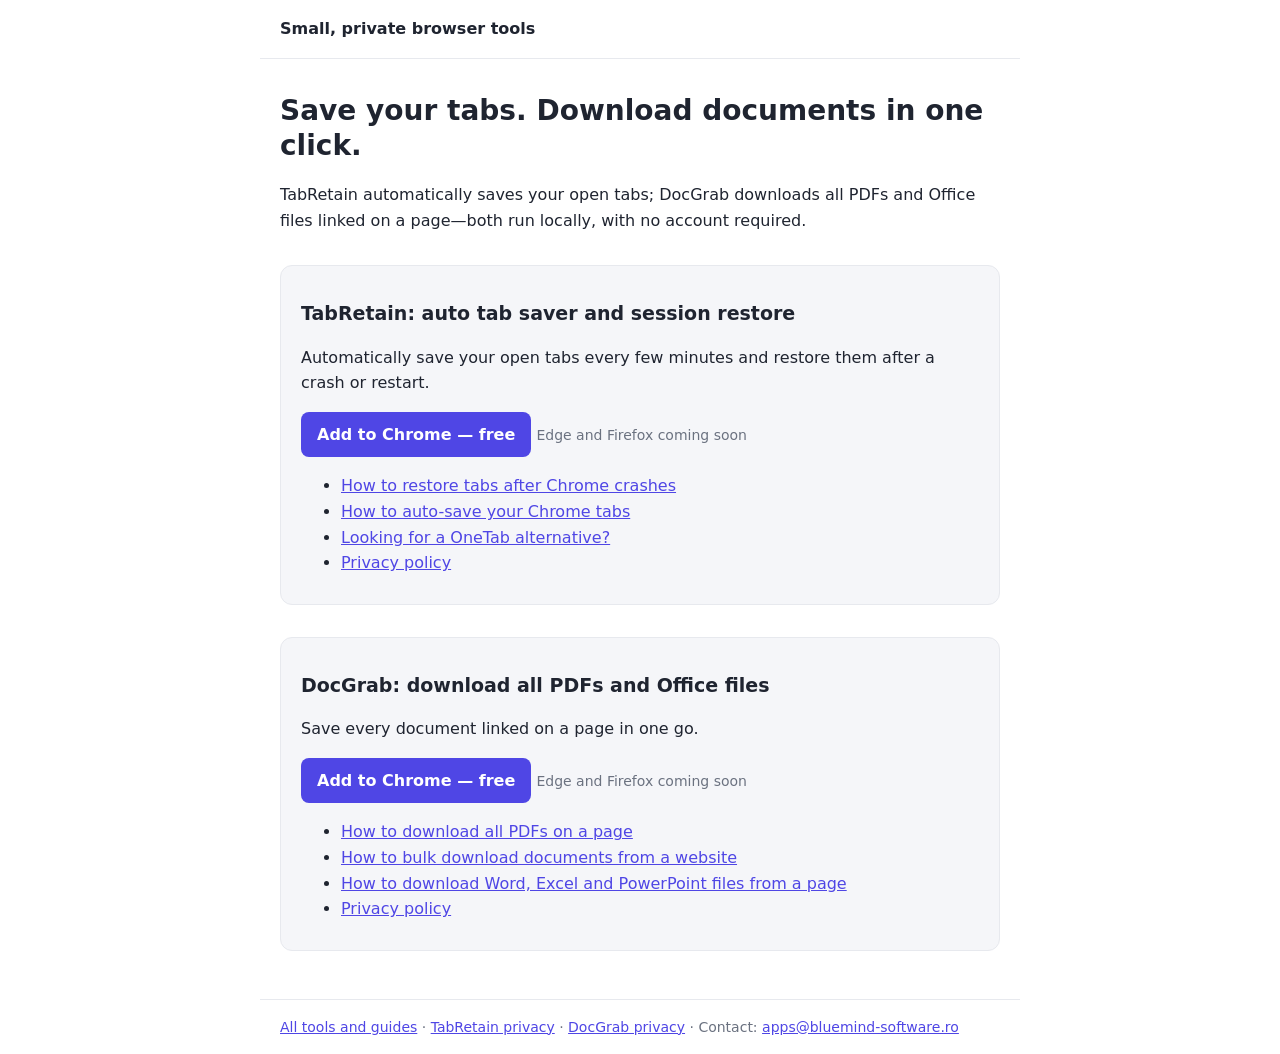
<file: index.html>
<!doctype html><html lang="en"><head><meta charset="utf-8">
<meta name="viewport" content="width=device-width, initial-scale=1">
<title>Small, private browser tools: TabRetain and DocGrab</title><meta name="description" content="Free, private browser extensions with no accounts or tracking: TabRetain saves and restores your tabs, and DocGrab downloads every PDF and Office file on a page.">
<link rel="canonical" href="https://bogdandeaky.github.io/tabretain/"><link rel="stylesheet" href="site.css">
<meta property="og:type" content="website"><meta property="og:title" content="Small, private browser tools: TabRetain and DocGrab">
<meta property="og:description" content="Free, private browser extensions with no accounts or tracking: TabRetain saves and restores your tabs, and DocGrab downloads every PDF and Office file on a page."><meta property="og:url" content="https://bogdandeaky.github.io/tabretain/">
</head><body><header><a href="./" class="home">Small, private browser tools</a></header><main>
<h1>Save your tabs. Download documents in one click.</h1>
<p>TabRetain automatically saves your open tabs; DocGrab downloads all PDFs and Office files linked on a page—both run locally, with no account required.</p>
<section class="card"><h2>TabRetain: auto tab saver and session restore</h2><p>Automatically save your open tabs every few minutes and restore them after a crash or restart.</p>
<p><a class="btn" href="https://chromewebstore.google.com/detail/tabretain-auto-tab-saver/nphphafabjbcemmobfofpphocplhlkcp?utm_source=index&utm_medium=landing" rel="noopener">Add to Chrome — free</a> <span class="mut">Edge and Firefox coming soon</span></p>
<ul><li><a href="restore-chrome-tabs-after-crash.html">How to restore tabs after Chrome crashes</a></li><li><a href="auto-save-chrome-tabs.html">How to auto-save your Chrome tabs</a></li><li><a href="onetab-alternative.html">Looking for a OneTab alternative?</a></li><li><a href="privacy.html">Privacy policy</a></li></ul></section>
<section class="card"><h2>DocGrab: download all PDFs and Office files</h2><p>Save every document linked on a page in one go.</p>
<p><a class="btn" href="https://chromewebstore.google.com/detail/docgrab-download-all-pdfs/fmabhinlhlfldepekcbanepkiejmiapp?utm_source=index&utm_medium=landing" rel="noopener">Add to Chrome — free</a> <span class="mut">Edge and Firefox coming soon</span></p>
<ul><li><a href="download-all-pdfs-on-a-page.html">How to download all PDFs on a page</a></li><li><a href="bulk-download-documents-from-website.html">How to bulk download documents from a website</a></li><li><a href="download-office-files-from-webpage.html">How to download Word, Excel and PowerPoint files from a page</a></li><li><a href="docgrab-privacy.html">Privacy policy</a></li></ul></section>

</main><footer><a href="./">All tools and guides</a> · <a href="privacy.html">TabRetain privacy</a> · <a href="docgrab-privacy.html">DocGrab privacy</a> · Contact: <a href="mailto:apps@bluemind-software.ro">apps@bluemind-software.ro</a></footer></body></html>
</file>
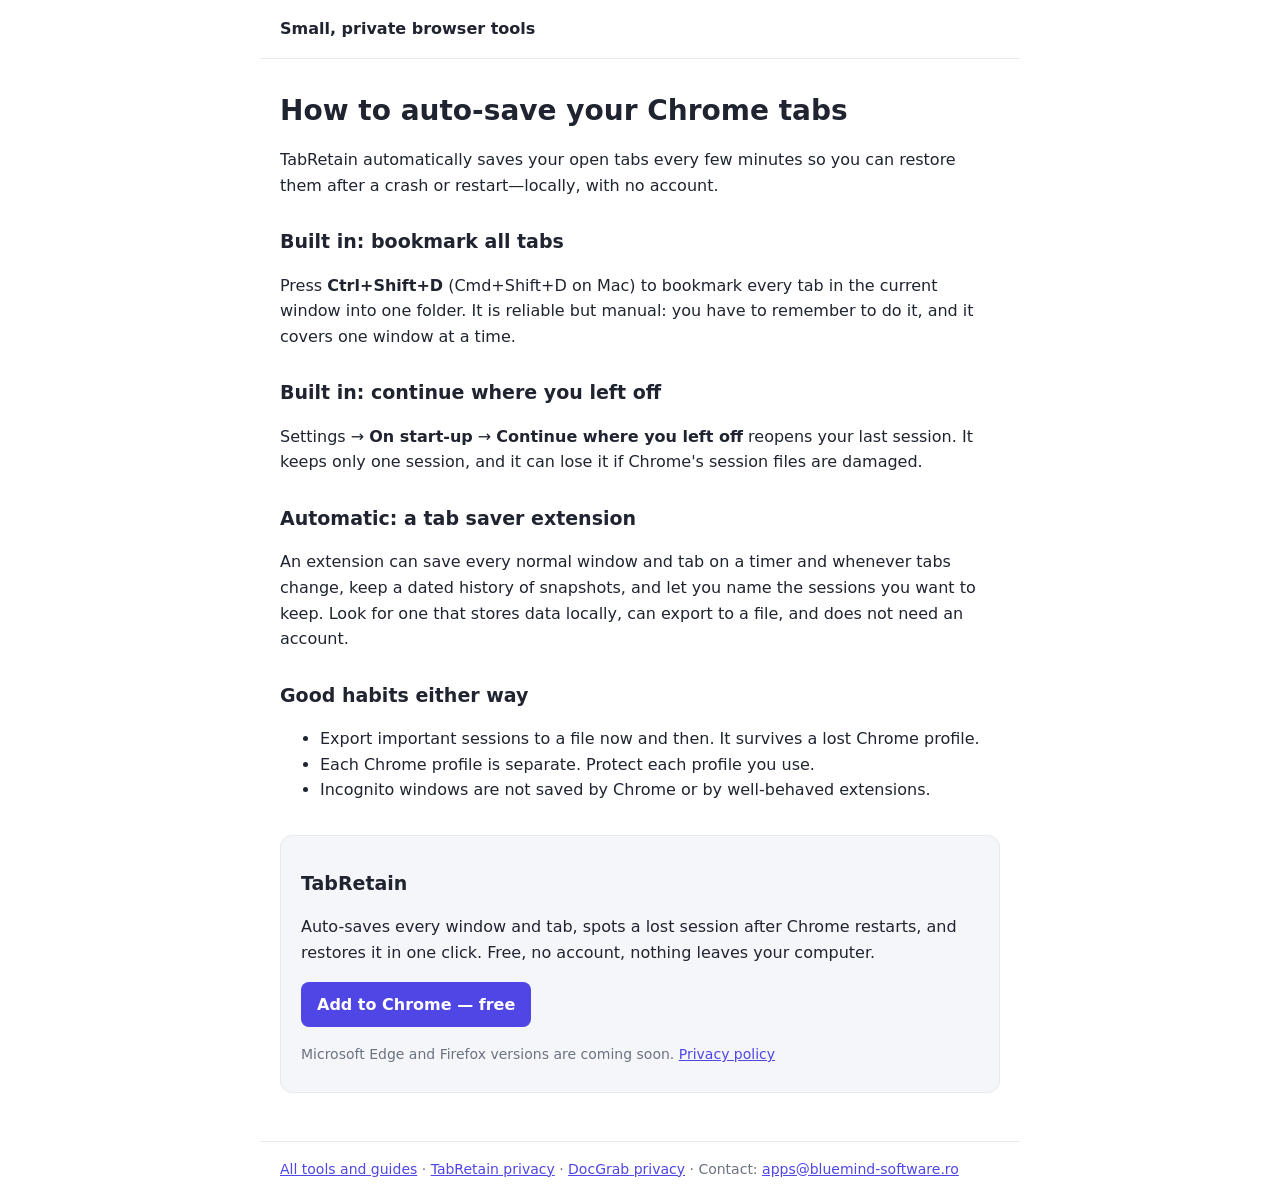
<file: auto-save-chrome-tabs.html>
<!doctype html><html lang="en"><head><meta charset="utf-8">
<meta name="viewport" content="width=device-width, initial-scale=1">
<title>How to auto-save all your Chrome tabs and windows</title><meta name="description" content="Chrome has no built-in auto-save for your open tabs. Here are the built-in options (bookmark all tabs, continue where you left off) and how to save every window automatically.">
<link rel="canonical" href="https://bogdandeaky.github.io/tabretain/auto-save-chrome-tabs.html"><link rel="stylesheet" href="site.css">
<meta property="og:type" content="website"><meta property="og:title" content="How to auto-save all your Chrome tabs and windows">
<meta property="og:description" content="Chrome has no built-in auto-save for your open tabs. Here are the built-in options (bookmark all tabs, continue where you left off) and how to save every window automatically."><meta property="og:url" content="https://bogdandeaky.github.io/tabretain/auto-save-chrome-tabs.html">
</head><body><header><a href="./" class="home">Small, private browser tools</a></header><main>
<h1>How to auto-save your Chrome tabs</h1>
<p>TabRetain automatically saves your open tabs every few minutes so you can restore them after a crash or restart—locally, with no account.</p>
<h2>Built in: bookmark all tabs</h2>
<p>Press <b>Ctrl+Shift+D</b> (Cmd+Shift+D on Mac) to bookmark every tab in the current window into one folder. It is reliable but manual: you have to remember to do it, and it covers one window at a time.</p>
<h2>Built in: continue where you left off</h2>
<p>Settings → <b>On start-up</b> → <b>Continue where you left off</b> reopens your last session. It keeps only one session, and it can lose it if Chrome's session files are damaged.</p>
<h2>Automatic: a tab saver extension</h2>
<p>An extension can save every normal window and tab on a timer and whenever tabs change, keep a dated history of snapshots, and let you name the sessions you want to keep. Look for one that stores data locally, can export to a file, and does not need an account.</p>
<h2>Good habits either way</h2>
<ul><li>Export important sessions to a file now and then. It survives a lost Chrome profile.</li>
<li>Each Chrome profile is separate. Protect each profile you use.</li>
<li>Incognito windows are not saved by Chrome or by well-behaved extensions.</li></ul>
<aside class="cta"><h2>TabRetain</h2><p>Auto-saves every window and tab, spots a lost session after Chrome restarts, and restores it in one click. Free, no account, nothing leaves your computer.</p>
<p><a class="btn" href="https://chromewebstore.google.com/detail/tabretain-auto-tab-saver/nphphafabjbcemmobfofpphocplhlkcp?utm_source=auto-save-chrome-tabs&utm_medium=landing" rel="noopener">Add to Chrome — free</a></p>
<p class="mut">Microsoft Edge and Firefox versions are coming soon. <a href="privacy.html">Privacy policy</a></p></aside>
</main><footer><a href="./">All tools and guides</a> · <a href="privacy.html">TabRetain privacy</a> · <a href="docgrab-privacy.html">DocGrab privacy</a> · Contact: <a href="mailto:apps@bluemind-software.ro">apps@bluemind-software.ro</a></footer></body></html>
</file>
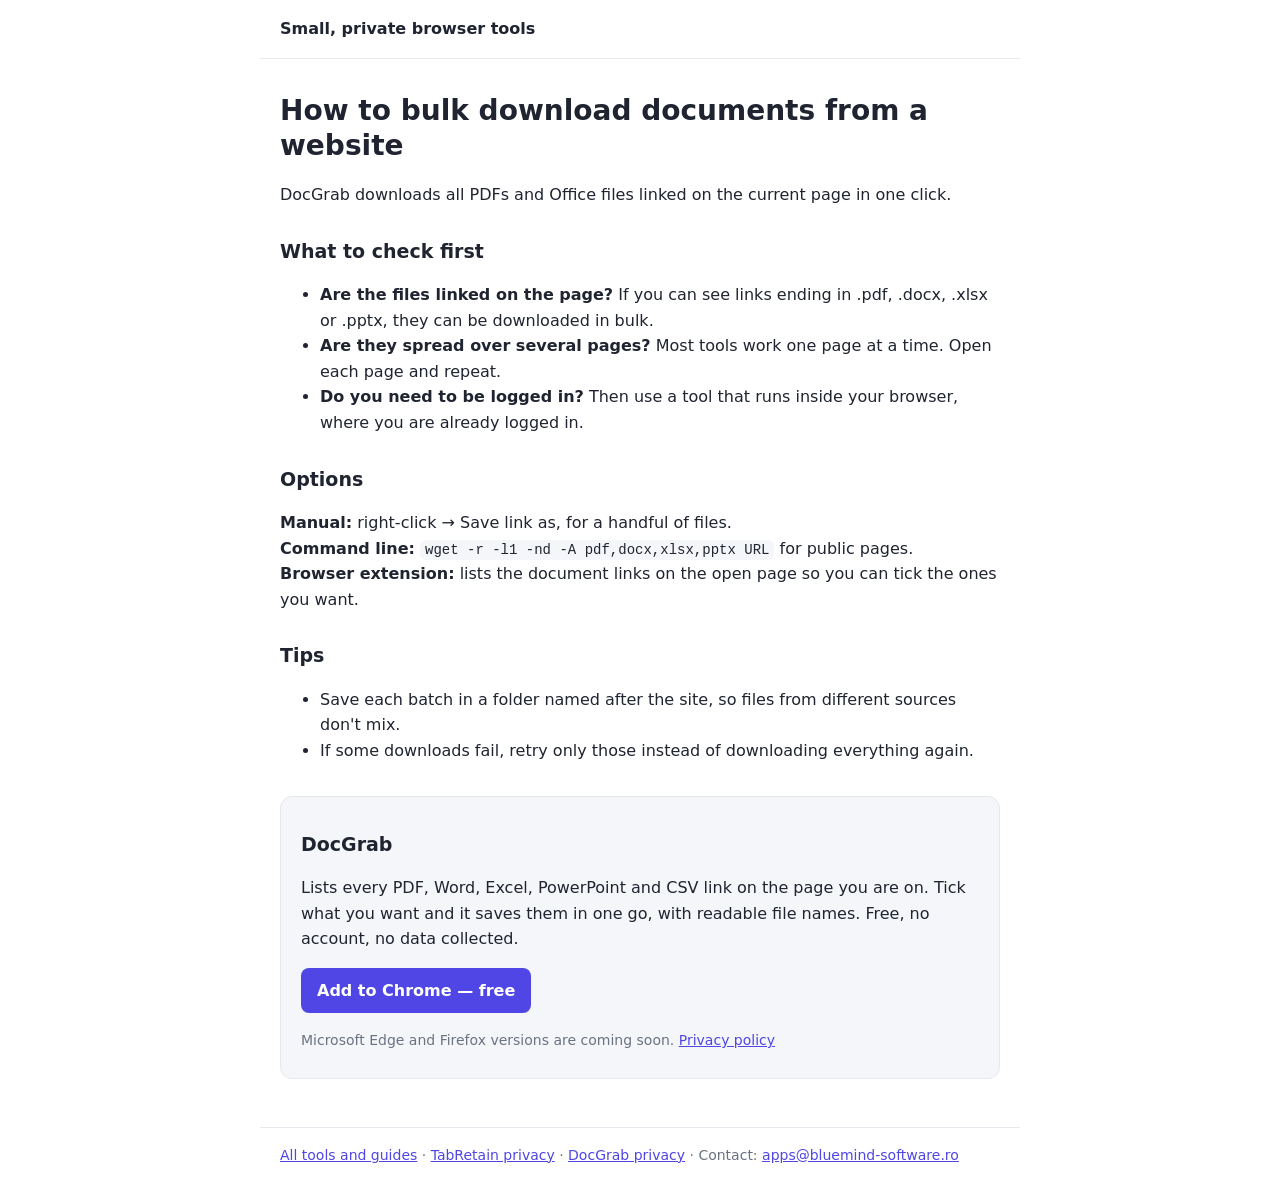
<file: bulk-download-documents-from-website.html>
<!doctype html><html lang="en"><head><meta charset="utf-8">
<meta name="viewport" content="width=device-width, initial-scale=1">
<title>How to bulk download documents from a website (PDF, Word, Excel)</title><meta name="description" content="Bulk download documents from a web page: options compared, from Save link as to wget to a browser extension that saves PDF, Word, Excel and PowerPoint files in one batch.">
<link rel="canonical" href="https://bogdandeaky.github.io/tabretain/bulk-download-documents-from-website.html"><link rel="stylesheet" href="site.css">
<meta property="og:type" content="website"><meta property="og:title" content="How to bulk download documents from a website (PDF, Word, Excel)">
<meta property="og:description" content="Bulk download documents from a web page: options compared, from Save link as to wget to a browser extension that saves PDF, Word, Excel and PowerPoint files in one batch."><meta property="og:url" content="https://bogdandeaky.github.io/tabretain/bulk-download-documents-from-website.html">
</head><body><header><a href="./" class="home">Small, private browser tools</a></header><main>
<h1>How to bulk download documents from a website</h1>
<p>DocGrab downloads all PDFs and Office files linked on the current page in one click.</p>
<h2>What to check first</h2>
<ul><li><b>Are the files linked on the page?</b> If you can see links ending in .pdf, .docx, .xlsx or .pptx, they can be downloaded in bulk.</li>
<li><b>Are they spread over several pages?</b> Most tools work one page at a time. Open each page and repeat.</li>
<li><b>Do you need to be logged in?</b> Then use a tool that runs inside your browser, where you are already logged in.</li></ul>
<h2>Options</h2>
<p><b>Manual:</b> right-click → Save link as, for a handful of files.<br>
<b>Command line:</b> <code>wget -r -l1 -nd -A pdf,docx,xlsx,pptx URL</code> for public pages.<br>
<b>Browser extension:</b> lists the document links on the open page so you can tick the ones you want.</p>
<h2>Tips</h2>
<ul><li>Save each batch in a folder named after the site, so files from different sources don't mix.</li>
<li>If some downloads fail, retry only those instead of downloading everything again.</li></ul>
<aside class="cta"><h2>DocGrab</h2><p>Lists every PDF, Word, Excel, PowerPoint and CSV link on the page you are on. Tick what you want and it saves them in one go, with readable file names. Free, no account, no data collected.</p>
<p><a class="btn" href="https://chromewebstore.google.com/detail/docgrab-download-all-pdfs/fmabhinlhlfldepekcbanepkiejmiapp?utm_source=bulk-download-documents-from-website&utm_medium=landing" rel="noopener">Add to Chrome — free</a></p>
<p class="mut">Microsoft Edge and Firefox versions are coming soon. <a href="docgrab-privacy.html">Privacy policy</a></p></aside>
</main><footer><a href="./">All tools and guides</a> · <a href="privacy.html">TabRetain privacy</a> · <a href="docgrab-privacy.html">DocGrab privacy</a> · Contact: <a href="mailto:apps@bluemind-software.ro">apps@bluemind-software.ro</a></footer></body></html>
</file>
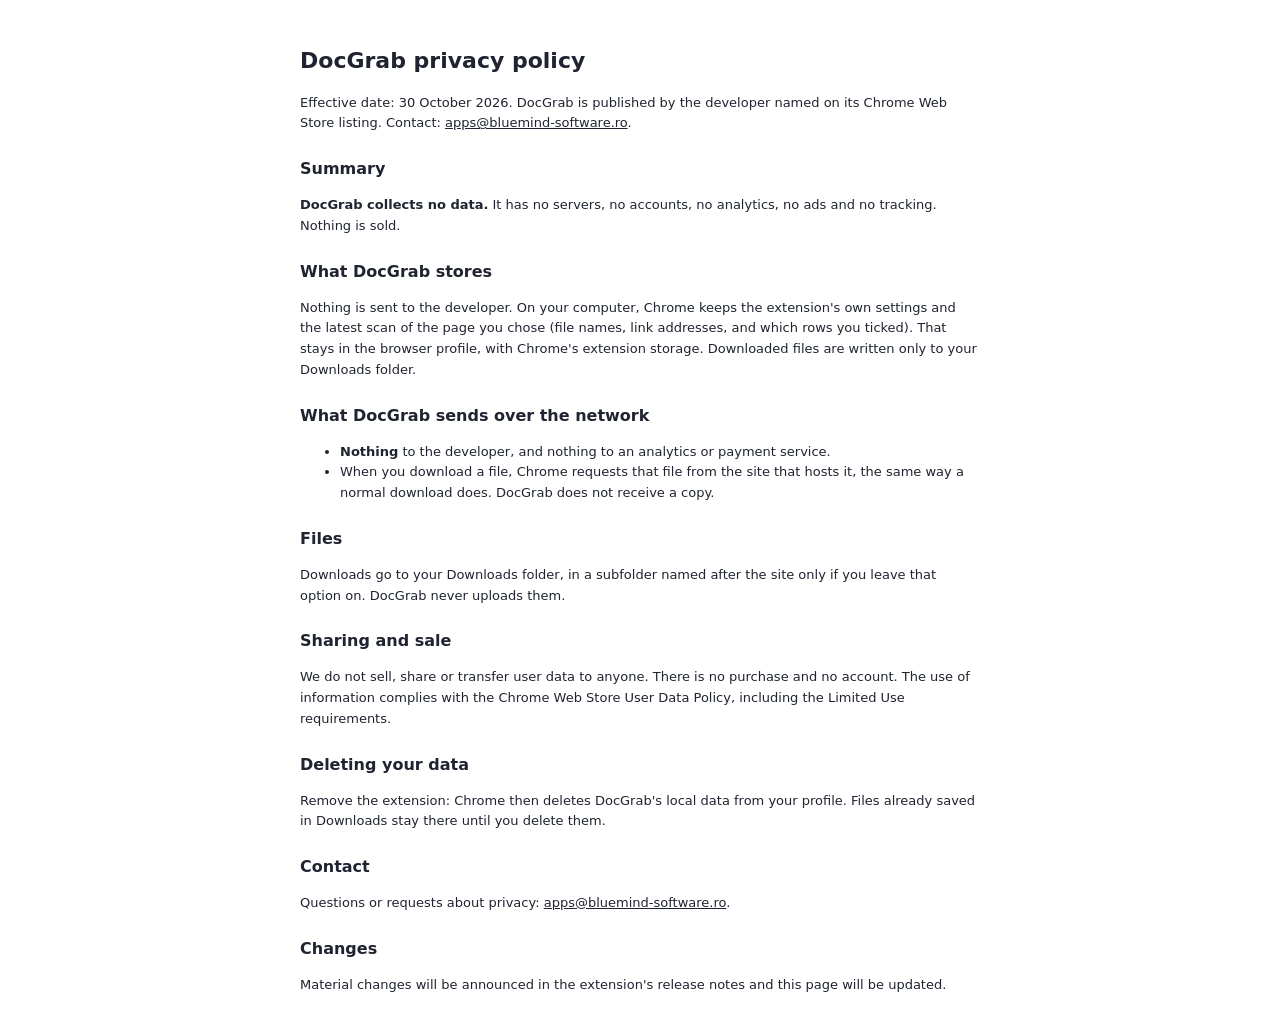
<file: docgrab-privacy.html>
<!doctype html><html lang="en"><head><meta charset="utf-8"><title>DocGrab privacy policy</title><meta name="viewport" content="width=device-width, initial-scale=1"><style>[hidden]{display:none!important}
:root{--bg:#fff;--fg:#1f2430;--mut:#6b7280;--line:#e7e9ee;--soft:#f5f6f9;--acc:#4f46e5;--acc2:#eef0ff;--warn:#b45309;--warnbg:#fff7e6;--ok:#047857;--r:10px;
font:13px/1.4 system-ui,-apple-system,"Segoe UI",Roboto,Ubuntu,sans-serif;color:var(--fg);background:var(--bg)}
@media (prefers-color-scheme:dark){:root{--bg:#16181d;--fg:#e8eaf0;--mut:#9aa1ad;--line:#2a2e37;--soft:#1e2128;--acc:#8b85ff;--acc2:#262648;--warnbg:#2c2414;--warn:#f0b35a}}
*{box-sizing:border-box}body{margin:0;background:var(--bg)}
</style>
<style>body{max-width:720px;margin:0 auto;padding:28px 20px;line-height:1.6}h1{font-size:22px}h2{font-size:16px;margin-top:22px}a{color:inherit}</style></head><body>
<h1>DocGrab privacy policy</h1>
<p class="mut">Effective date: 30 October 2026. DocGrab is published by the developer named on its Chrome Web Store listing. Contact: <a href="mailto:apps@bluemind-software.ro">apps@bluemind-software.ro</a>.</p>
<h2>Summary</h2>
<p><b>DocGrab collects no data.</b> It has no servers, no accounts, no analytics, no ads and no tracking. Nothing is sold.</p>
<h2>What DocGrab stores</h2>
<p>Nothing is sent to the developer. On your computer, Chrome keeps the extension's own settings and the latest scan of the page you chose (file names, link addresses, and which rows you ticked). That stays in the browser profile, with Chrome's extension storage. Downloaded files are written only to your Downloads folder.</p>
<h2>What DocGrab sends over the network</h2>
<ul>
<li><b>Nothing</b> to the developer, and nothing to an analytics or payment service.</li>
<li>When you download a file, Chrome requests that file from the site that hosts it, the same way a normal download does. DocGrab does not receive a copy.</li>
</ul>
<h2>Files</h2>
<p>Downloads go to your Downloads folder, in a subfolder named after the site only if you leave that option on. DocGrab never uploads them.</p>
<h2>Sharing and sale</h2>
<p>We do not sell, share or transfer user data to anyone. There is no purchase and no account. The use of information complies with the Chrome Web Store User Data Policy, including the Limited Use requirements.</p>
<h2>Deleting your data</h2>
<p>Remove the extension: Chrome then deletes DocGrab's local data from your profile. Files already saved in Downloads stay there until you delete them.</p>
<h2>Contact</h2><p>Questions or requests about privacy: <a href="mailto:apps@bluemind-software.ro">apps@bluemind-software.ro</a>.</p>
<h2>Changes</h2><p>Material changes will be announced in the extension's release notes and this page will be updated.</p>
</body></html>
</file>
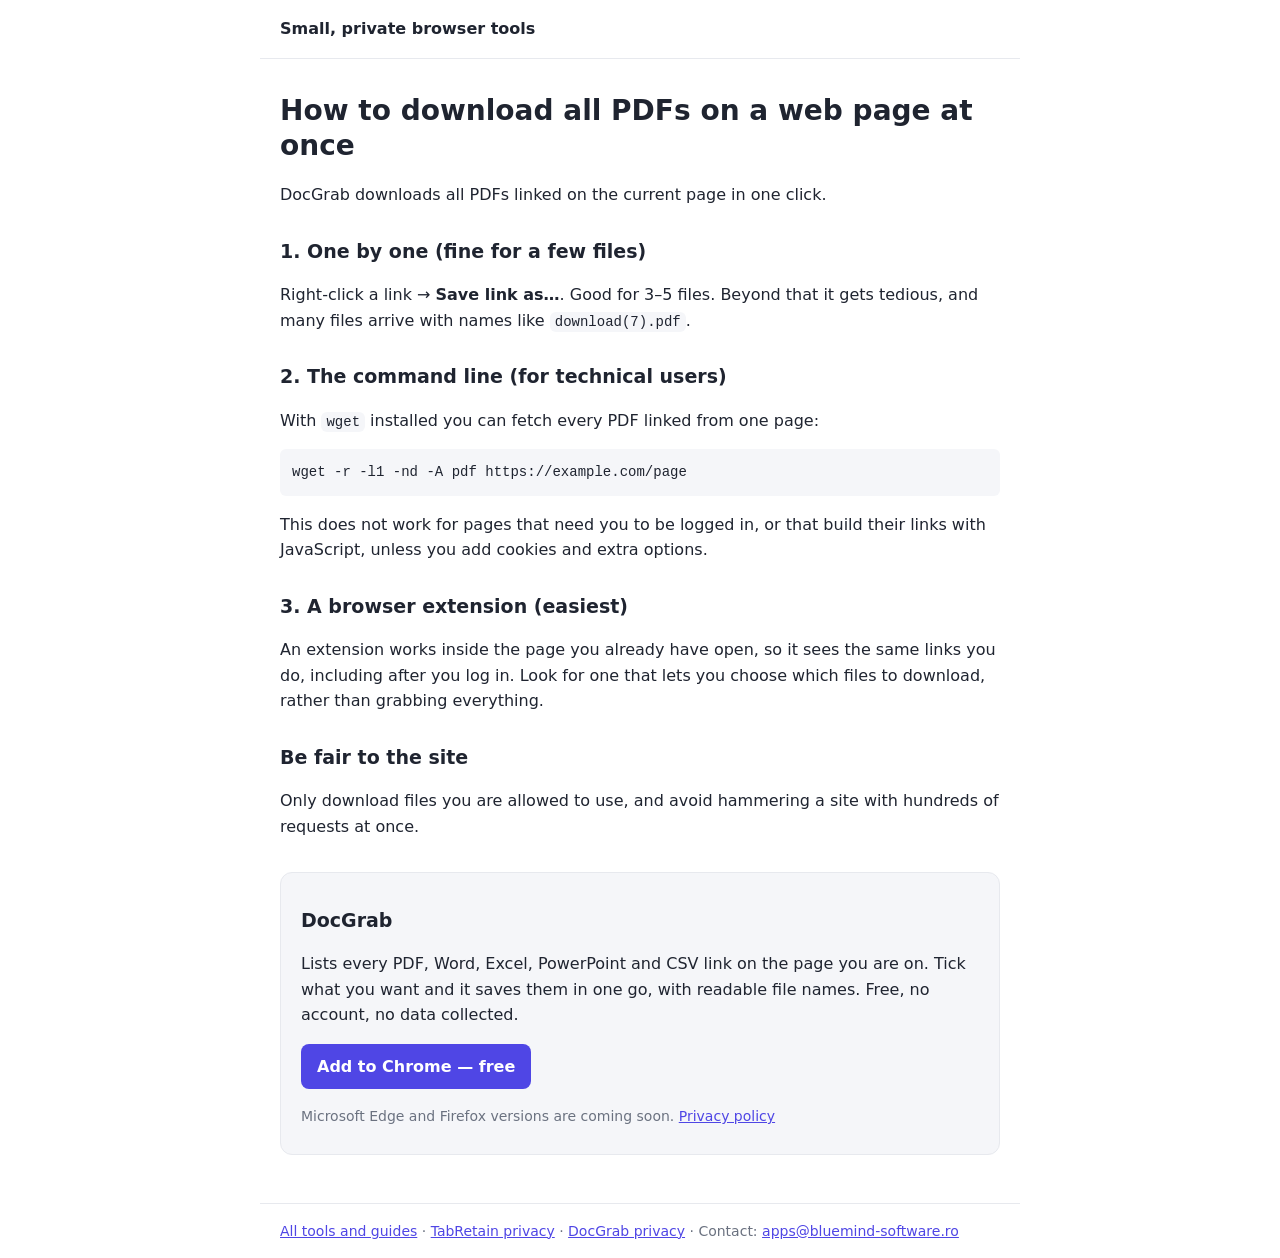
<file: download-all-pdfs-on-a-page.html>
<!doctype html><html lang="en"><head><meta charset="utf-8">
<meta name="viewport" content="width=device-width, initial-scale=1">
<title>How to download all PDFs on a web page at once</title><meta name="description" content="Need every PDF linked from a page? Ways to download all PDFs at once: manual saving, the wget command, and a one-click browser extension that keeps readable file names.">
<link rel="canonical" href="https://bogdandeaky.github.io/tabretain/download-all-pdfs-on-a-page.html"><link rel="stylesheet" href="site.css">
<meta property="og:type" content="website"><meta property="og:title" content="How to download all PDFs on a web page at once">
<meta property="og:description" content="Need every PDF linked from a page? Ways to download all PDFs at once: manual saving, the wget command, and a one-click browser extension that keeps readable file names."><meta property="og:url" content="https://bogdandeaky.github.io/tabretain/download-all-pdfs-on-a-page.html">
</head><body><header><a href="./" class="home">Small, private browser tools</a></header><main>
<h1>How to download all PDFs on a web page at once</h1>
<p>DocGrab downloads all PDFs linked on the current page in one click.</p>
<h2>1. One by one (fine for a few files)</h2>
<p>Right-click a link → <b>Save link as…</b>. Good for 3–5 files. Beyond that it gets tedious, and many files arrive with names like <code>download(7).pdf</code>.</p>
<h2>2. The command line (for technical users)</h2>
<p>With <code>wget</code> installed you can fetch every PDF linked from one page:</p>
<pre>wget -r -l1 -nd -A pdf https://example.com/page</pre>
<p>This does not work for pages that need you to be logged in, or that build their links with JavaScript, unless you add cookies and extra options.</p>
<h2>3. A browser extension (easiest)</h2>
<p>An extension works inside the page you already have open, so it sees the same links you do, including after you log in. Look for one that lets you choose which files to download, rather than grabbing everything.</p>
<h2>Be fair to the site</h2>
<p>Only download files you are allowed to use, and avoid hammering a site with hundreds of requests at once.</p>
<aside class="cta"><h2>DocGrab</h2><p>Lists every PDF, Word, Excel, PowerPoint and CSV link on the page you are on. Tick what you want and it saves them in one go, with readable file names. Free, no account, no data collected.</p>
<p><a class="btn" href="https://chromewebstore.google.com/detail/docgrab-download-all-pdfs/fmabhinlhlfldepekcbanepkiejmiapp?utm_source=download-all-pdfs-on-a-page&utm_medium=landing" rel="noopener">Add to Chrome — free</a></p>
<p class="mut">Microsoft Edge and Firefox versions are coming soon. <a href="docgrab-privacy.html">Privacy policy</a></p></aside>
</main><footer><a href="./">All tools and guides</a> · <a href="privacy.html">TabRetain privacy</a> · <a href="docgrab-privacy.html">DocGrab privacy</a> · Contact: <a href="mailto:apps@bluemind-software.ro">apps@bluemind-software.ro</a></footer></body></html>
</file>
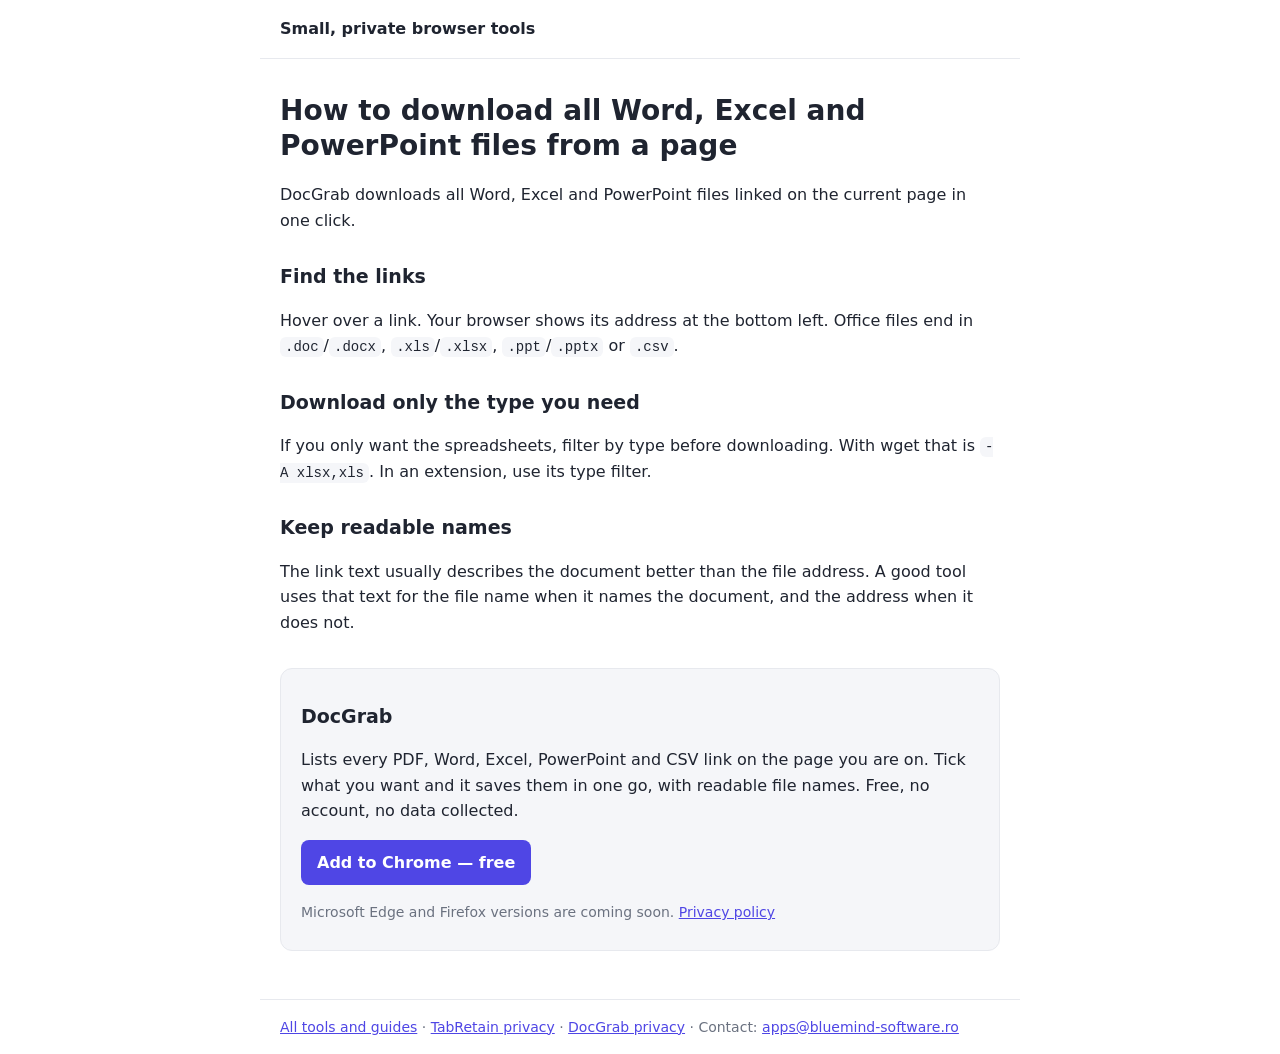
<file: download-office-files-from-webpage.html>
<!doctype html><html lang="en"><head><meta charset="utf-8">
<meta name="viewport" content="width=device-width, initial-scale=1">
<title>How to download all Word, Excel and PowerPoint files from a web page</title><meta name="description" content="Save every .docx, .xlsx and .pptx linked on a page in one go. How to find Office file links, filter by type, and download them with readable names.">
<link rel="canonical" href="https://bogdandeaky.github.io/tabretain/download-office-files-from-webpage.html"><link rel="stylesheet" href="site.css">
<meta property="og:type" content="website"><meta property="og:title" content="How to download all Word, Excel and PowerPoint files from a web page">
<meta property="og:description" content="Save every .docx, .xlsx and .pptx linked on a page in one go. How to find Office file links, filter by type, and download them with readable names."><meta property="og:url" content="https://bogdandeaky.github.io/tabretain/download-office-files-from-webpage.html">
</head><body><header><a href="./" class="home">Small, private browser tools</a></header><main>
<h1>How to download all Word, Excel and PowerPoint files from a page</h1>
<p>DocGrab downloads all Word, Excel and PowerPoint files linked on the current page in one click.</p>
<h2>Find the links</h2>
<p>Hover over a link. Your browser shows its address at the bottom left. Office files end in <code>.doc</code>/<code>.docx</code>, <code>.xls</code>/<code>.xlsx</code>, <code>.ppt</code>/<code>.pptx</code> or <code>.csv</code>.</p>
<h2>Download only the type you need</h2>
<p>If you only want the spreadsheets, filter by type before downloading. With wget that is <code>-A xlsx,xls</code>. In an extension, use its type filter.</p>
<h2>Keep readable names</h2>
<p>The link text usually describes the document better than the file address. A good tool uses that text for the file name when it names the document, and the address when it does not.</p>
<aside class="cta"><h2>DocGrab</h2><p>Lists every PDF, Word, Excel, PowerPoint and CSV link on the page you are on. Tick what you want and it saves them in one go, with readable file names. Free, no account, no data collected.</p>
<p><a class="btn" href="https://chromewebstore.google.com/detail/docgrab-download-all-pdfs/fmabhinlhlfldepekcbanepkiejmiapp?utm_source=download-office-files-from-webpage&utm_medium=landing" rel="noopener">Add to Chrome — free</a></p>
<p class="mut">Microsoft Edge and Firefox versions are coming soon. <a href="docgrab-privacy.html">Privacy policy</a></p></aside>
</main><footer><a href="./">All tools and guides</a> · <a href="privacy.html">TabRetain privacy</a> · <a href="docgrab-privacy.html">DocGrab privacy</a> · Contact: <a href="mailto:apps@bluemind-software.ro">apps@bluemind-software.ro</a></footer></body></html>
</file>
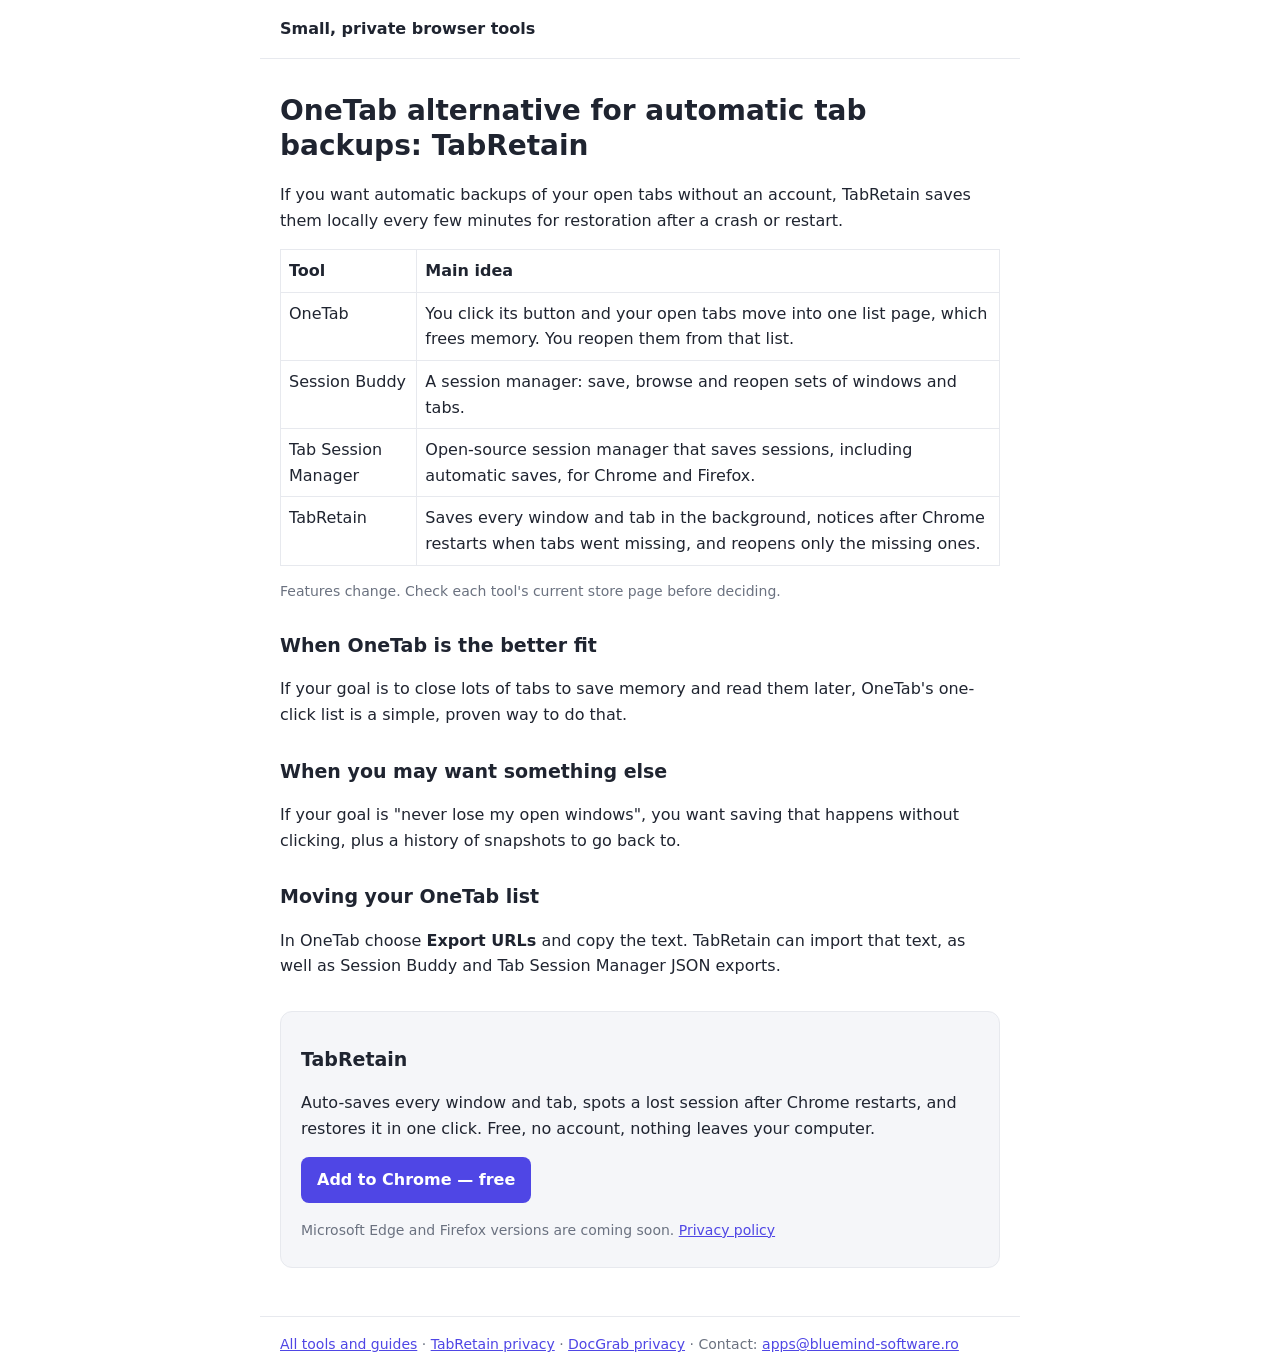
<file: onetab-alternative.html>
<!doctype html><html lang="en"><head><meta charset="utf-8">
<meta name="viewport" content="width=device-width, initial-scale=1">
<title>OneTab alternative for automatic tab saving: TabRetain compared</title><meta name="description" content="Looking for a OneTab alternative? A factual comparison of OneTab, Session Buddy, Tab Session Manager and TabRetain, and how to move your OneTab list over.">
<link rel="canonical" href="https://bogdandeaky.github.io/tabretain/onetab-alternative.html"><link rel="stylesheet" href="site.css">
<meta property="og:type" content="website"><meta property="og:title" content="OneTab alternative for automatic tab saving: TabRetain compared">
<meta property="og:description" content="Looking for a OneTab alternative? A factual comparison of OneTab, Session Buddy, Tab Session Manager and TabRetain, and how to move your OneTab list over."><meta property="og:url" content="https://bogdandeaky.github.io/tabretain/onetab-alternative.html">
</head><body><header><a href="./" class="home">Small, private browser tools</a></header><main>
<h1>OneTab alternative for automatic tab backups: TabRetain</h1>
<p>If you want automatic backups of your open tabs without an account, TabRetain saves them locally every few minutes for restoration after a crash or restart.</p>
<table><tr><th>Tool</th><th>Main idea</th></tr>
<tr><td>OneTab</td><td>You click its button and your open tabs move into one list page, which frees memory. You reopen them from that list.</td></tr>
<tr><td>Session Buddy</td><td>A session manager: save, browse and reopen sets of windows and tabs.</td></tr>
<tr><td>Tab Session Manager</td><td>Open-source session manager that saves sessions, including automatic saves, for Chrome and Firefox.</td></tr>
<tr><td>TabRetain</td><td>Saves every window and tab in the background, notices after Chrome restarts when tabs went missing, and reopens only the missing ones.</td></tr></table>
<p class="mut">Features change. Check each tool's current store page before deciding.</p>
<h2>When OneTab is the better fit</h2>
<p>If your goal is to close lots of tabs to save memory and read them later, OneTab's one-click list is a simple, proven way to do that.</p>
<h2>When you may want something else</h2>
<p>If your goal is "never lose my open windows", you want saving that happens without clicking, plus a history of snapshots to go back to.</p>
<h2>Moving your OneTab list</h2>
<p>In OneTab choose <b>Export URLs</b> and copy the text. TabRetain can import that text, as well as Session Buddy and Tab Session Manager JSON exports.</p>
<aside class="cta"><h2>TabRetain</h2><p>Auto-saves every window and tab, spots a lost session after Chrome restarts, and restores it in one click. Free, no account, nothing leaves your computer.</p>
<p><a class="btn" href="https://chromewebstore.google.com/detail/tabretain-auto-tab-saver/nphphafabjbcemmobfofpphocplhlkcp?utm_source=onetab-alternative&utm_medium=landing" rel="noopener">Add to Chrome — free</a></p>
<p class="mut">Microsoft Edge and Firefox versions are coming soon. <a href="privacy.html">Privacy policy</a></p></aside>
</main><footer><a href="./">All tools and guides</a> · <a href="privacy.html">TabRetain privacy</a> · <a href="docgrab-privacy.html">DocGrab privacy</a> · Contact: <a href="mailto:apps@bluemind-software.ro">apps@bluemind-software.ro</a></footer></body></html>
</file>
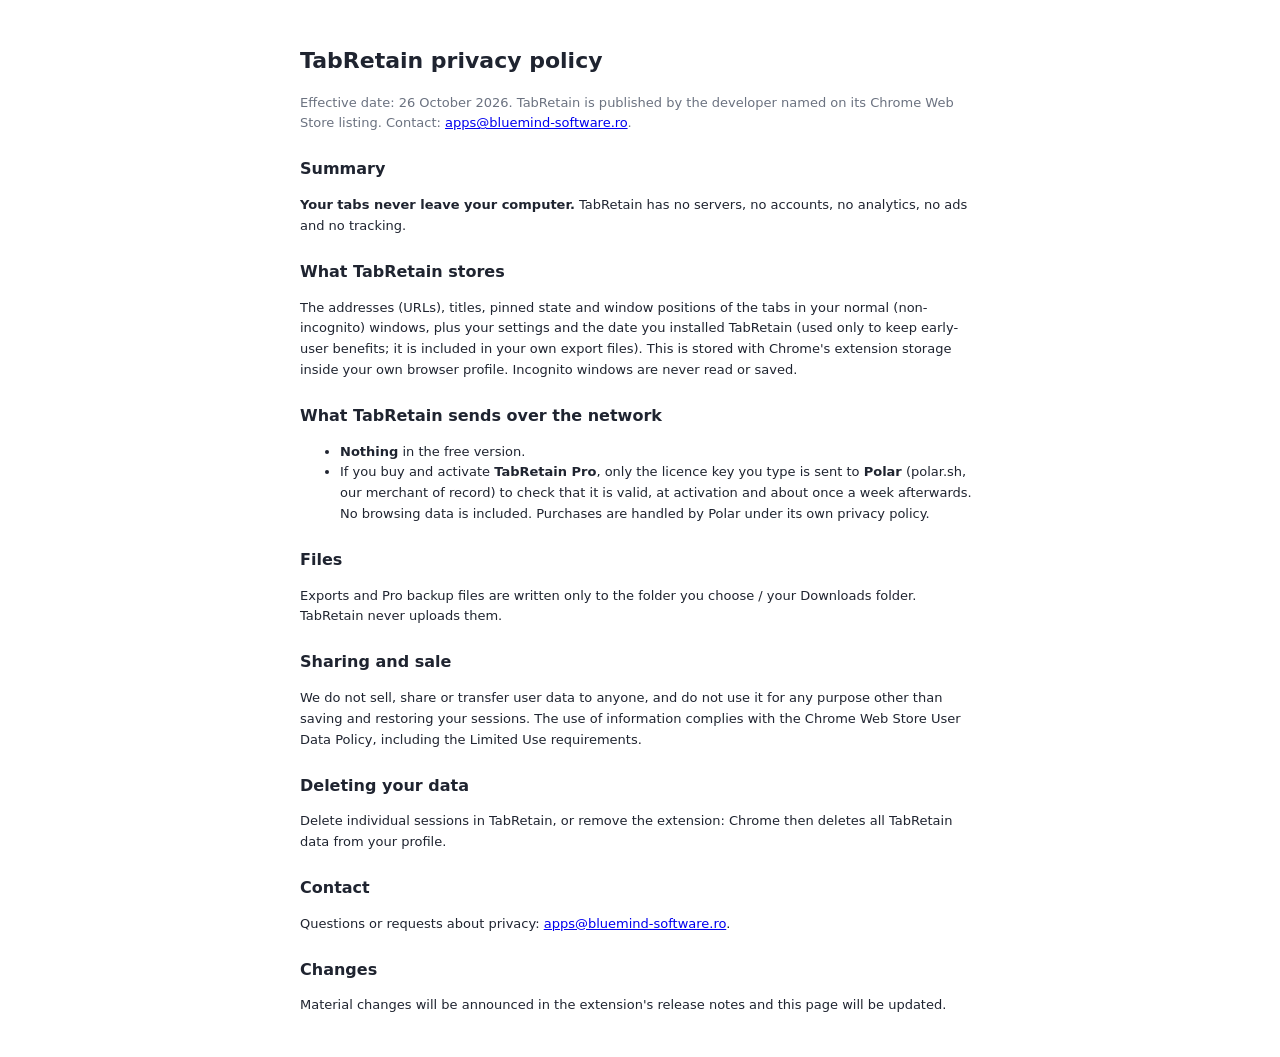
<file: privacy.html>
<!doctype html><html lang="en"><head><meta charset="utf-8"><title>TabRetain privacy policy</title><meta name="viewport" content="width=device-width, initial-scale=1"><style>[hidden]{display:none!important}
:root{--bg:#fff;--fg:#1f2430;--mut:#6b7280;--line:#e7e9ee;--soft:#f5f6f9;--acc:#4f46e5;--acc2:#eef0ff;--warn:#b45309;--warnbg:#fff7e6;--ok:#047857;--r:10px;
font:13px/1.4 system-ui,-apple-system,"Segoe UI",Roboto,Ubuntu,sans-serif;color:var(--fg);background:var(--bg)}
@media (prefers-color-scheme:dark){:root{--bg:#16181d;--fg:#e8eaf0;--mut:#9aa1ad;--line:#2a2e37;--soft:#1e2128;--acc:#8b85ff;--acc2:#262648;--warnbg:#2c2414;--warn:#f0b35a}}
*{box-sizing:border-box}body{margin:0;background:var(--bg)}
button{font:inherit;cursor:pointer;border:1px solid var(--line);background:var(--bg);color:var(--fg);border-radius:8px;padding:6px 10px}
button:hover{background:var(--soft)}button.pri{background:var(--acc);color:#fff;border-color:var(--acc)}button.pri:hover{filter:brightness(1.08)}
button.ghost{border-color:transparent;background:none;color:var(--mut);padding:4px 6px}button.ghost:hover{color:var(--fg);background:var(--soft)}
button:disabled{opacity:.5;cursor:default}
input,select{font:inherit;color:var(--fg);background:var(--bg);border:1px solid var(--line);border-radius:8px;padding:6px 9px;outline:none}
input:focus,select:focus{border-color:var(--acc);box-shadow:0 0 0 3px var(--acc2)}
.pro{display:inline-block;font-size:10px;font-weight:700;letter-spacing:.04em;padding:1px 6px;border-radius:99px;background:var(--acc2);color:var(--acc);vertical-align:middle}
.mut{color:var(--mut)}.row{display:flex;gap:8px;align-items:center}.grow{flex:1;min-width:0}
.fav{display:inline-grid;place-items:center;width:16px;height:16px;border-radius:4px;color:#fff;font-size:9px;font-weight:700;flex:none}
.ell{white-space:nowrap;overflow:hidden;text-overflow:ellipsis}
#toast{position:fixed;left:50%;bottom:14px;transform:translate(-50%,20px);opacity:0;transition:.2s;background:#1f2430;color:#fff;padding:8px 12px;border-radius:8px;font-size:12px;pointer-events:none;max-width:90%}
#toast.show{opacity:1;transform:translate(-50%,0)}#toast.err{background:#b91c1c}
</style>
<style>body{max-width:720px;margin:0 auto;padding:28px 20px;line-height:1.6}h1{font-size:22px}h2{font-size:16px;margin-top:22px}</style></head><body>
<h1>TabRetain privacy policy</h1>
<p class="mut">Effective date: 26 October 2026. TabRetain is published by the developer named on its Chrome Web Store listing. Contact: <a href="mailto:apps@bluemind-software.ro">apps@bluemind-software.ro</a>.</p>
<h2>Summary</h2>
<p><b>Your tabs never leave your computer.</b> TabRetain has no servers, no accounts, no analytics, no ads and no tracking.</p>
<h2>What TabRetain stores</h2>
<p>The addresses (URLs), titles, pinned state and window positions of the tabs in your normal (non-incognito) windows, plus your settings and the date you installed TabRetain (used only to keep early-user benefits; it is included in your own export files). This is stored with Chrome's extension storage inside your own browser profile. Incognito windows are never read or saved.</p>
<h2>What TabRetain sends over the network</h2>
<ul>
<li><b>Nothing</b> in the free version.</li>
<li>If you buy and activate <b>TabRetain Pro</b>, only the licence key you type is sent to <b>Polar</b> (polar.sh, our merchant of record) to check that it is valid, at activation and about once a week afterwards. No browsing data is included. Purchases are handled by Polar under its own privacy policy.</li>
</ul>
<h2>Files</h2>
<p>Exports and Pro backup files are written only to the folder you choose / your Downloads folder. TabRetain never uploads them.</p>
<h2>Sharing and sale</h2>
<p>We do not sell, share or transfer user data to anyone, and do not use it for any purpose other than saving and restoring your sessions. The use of information complies with the Chrome Web Store User Data Policy, including the Limited Use requirements.</p>
<h2>Deleting your data</h2>
<p>Delete individual sessions in TabRetain, or remove the extension: Chrome then deletes all TabRetain data from your profile.</p>
<h2>Contact</h2><p>Questions or requests about privacy: <a href="mailto:apps@bluemind-software.ro">apps@bluemind-software.ro</a>.</p>
<h2>Changes</h2><p>Material changes will be announced in the extension's release notes and this page will be updated.</p>
</body></html>
</file>
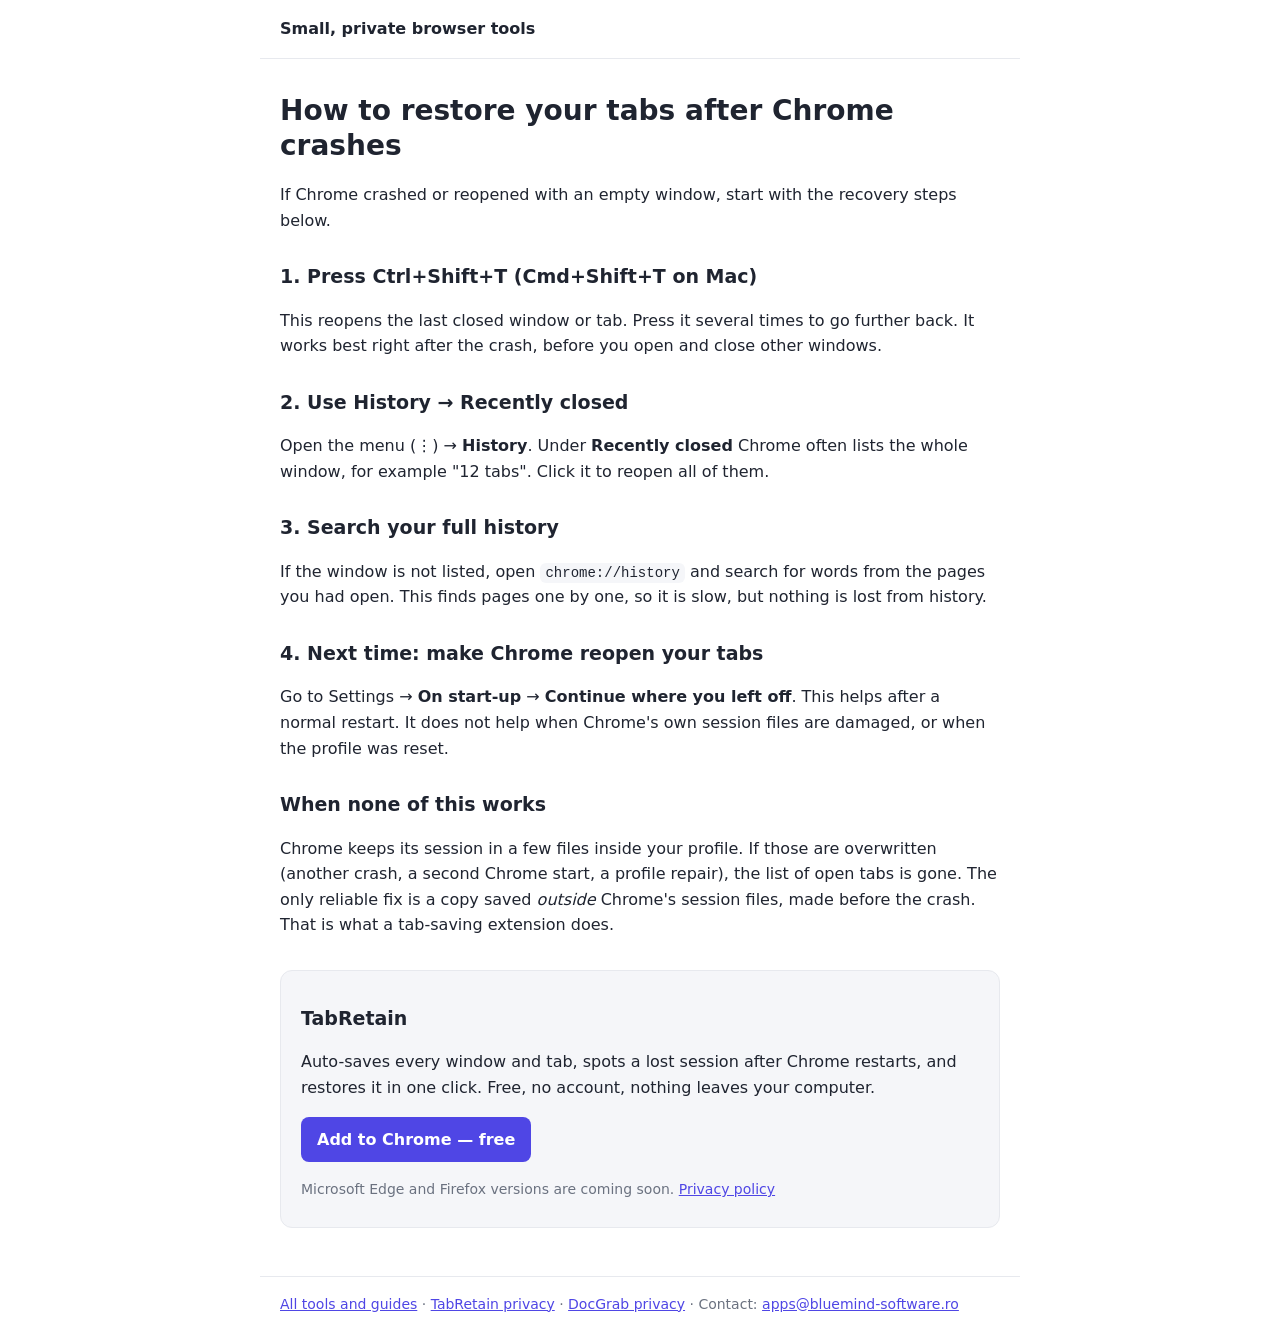
<file: restore-chrome-tabs-after-crash.html>
<!doctype html><html lang="en"><head><meta charset="utf-8">
<meta name="viewport" content="width=device-width, initial-scale=1">
<title>How to restore tabs after Chrome crashes (and stop losing them)</title><meta name="description" content="Chrome crashed or reopened with a blank window? Four ways to get your tabs back, from Ctrl+Shift+T to Chrome history, and how to make sure it never costs you a session again.">
<link rel="canonical" href="https://bogdandeaky.github.io/tabretain/restore-chrome-tabs-after-crash.html"><link rel="stylesheet" href="site.css">
<meta property="og:type" content="website"><meta property="og:title" content="How to restore tabs after Chrome crashes (and stop losing them)">
<meta property="og:description" content="Chrome crashed or reopened with a blank window? Four ways to get your tabs back, from Ctrl+Shift+T to Chrome history, and how to make sure it never costs you a session again."><meta property="og:url" content="https://bogdandeaky.github.io/tabretain/restore-chrome-tabs-after-crash.html">
</head><body><header><a href="./" class="home">Small, private browser tools</a></header><main>
<h1>How to restore your tabs after Chrome crashes</h1>
<p>If Chrome crashed or reopened with an empty window, start with the recovery steps below.</p>
<h2>1. Press Ctrl+Shift+T (Cmd+Shift+T on Mac)</h2>
<p>This reopens the last closed window or tab. Press it several times to go further back. It works best right after the crash, before you open and close other windows.</p>
<h2>2. Use History → Recently closed</h2>
<p>Open the menu (⋮) → <b>History</b>. Under <b>Recently closed</b> Chrome often lists the whole window, for example "12 tabs". Click it to reopen all of them.</p>
<h2>3. Search your full history</h2>
<p>If the window is not listed, open <code>chrome://history</code> and search for words from the pages you had open. This finds pages one by one, so it is slow, but nothing is lost from history.</p>
<h2>4. Next time: make Chrome reopen your tabs</h2>
<p>Go to Settings → <b>On start-up</b> → <b>Continue where you left off</b>. This helps after a normal restart. It does not help when Chrome's own session files are damaged, or when the profile was reset.</p>
<h2>When none of this works</h2>
<p>Chrome keeps its session in a few files inside your profile. If those are overwritten (another crash, a second Chrome start, a profile repair), the list of open tabs is gone. The only reliable fix is a copy saved <i>outside</i> Chrome's session files, made before the crash. That is what a tab-saving extension does.</p>
<aside class="cta"><h2>TabRetain</h2><p>Auto-saves every window and tab, spots a lost session after Chrome restarts, and restores it in one click. Free, no account, nothing leaves your computer.</p>
<p><a class="btn" href="https://chromewebstore.google.com/detail/tabretain-auto-tab-saver/nphphafabjbcemmobfofpphocplhlkcp?utm_source=restore-chrome-tabs-after-crash&utm_medium=landing" rel="noopener">Add to Chrome — free</a></p>
<p class="mut">Microsoft Edge and Firefox versions are coming soon. <a href="privacy.html">Privacy policy</a></p></aside>
</main><footer><a href="./">All tools and guides</a> · <a href="privacy.html">TabRetain privacy</a> · <a href="docgrab-privacy.html">DocGrab privacy</a> · Contact: <a href="mailto:apps@bluemind-software.ro">apps@bluemind-software.ro</a></footer></body></html>
</file>
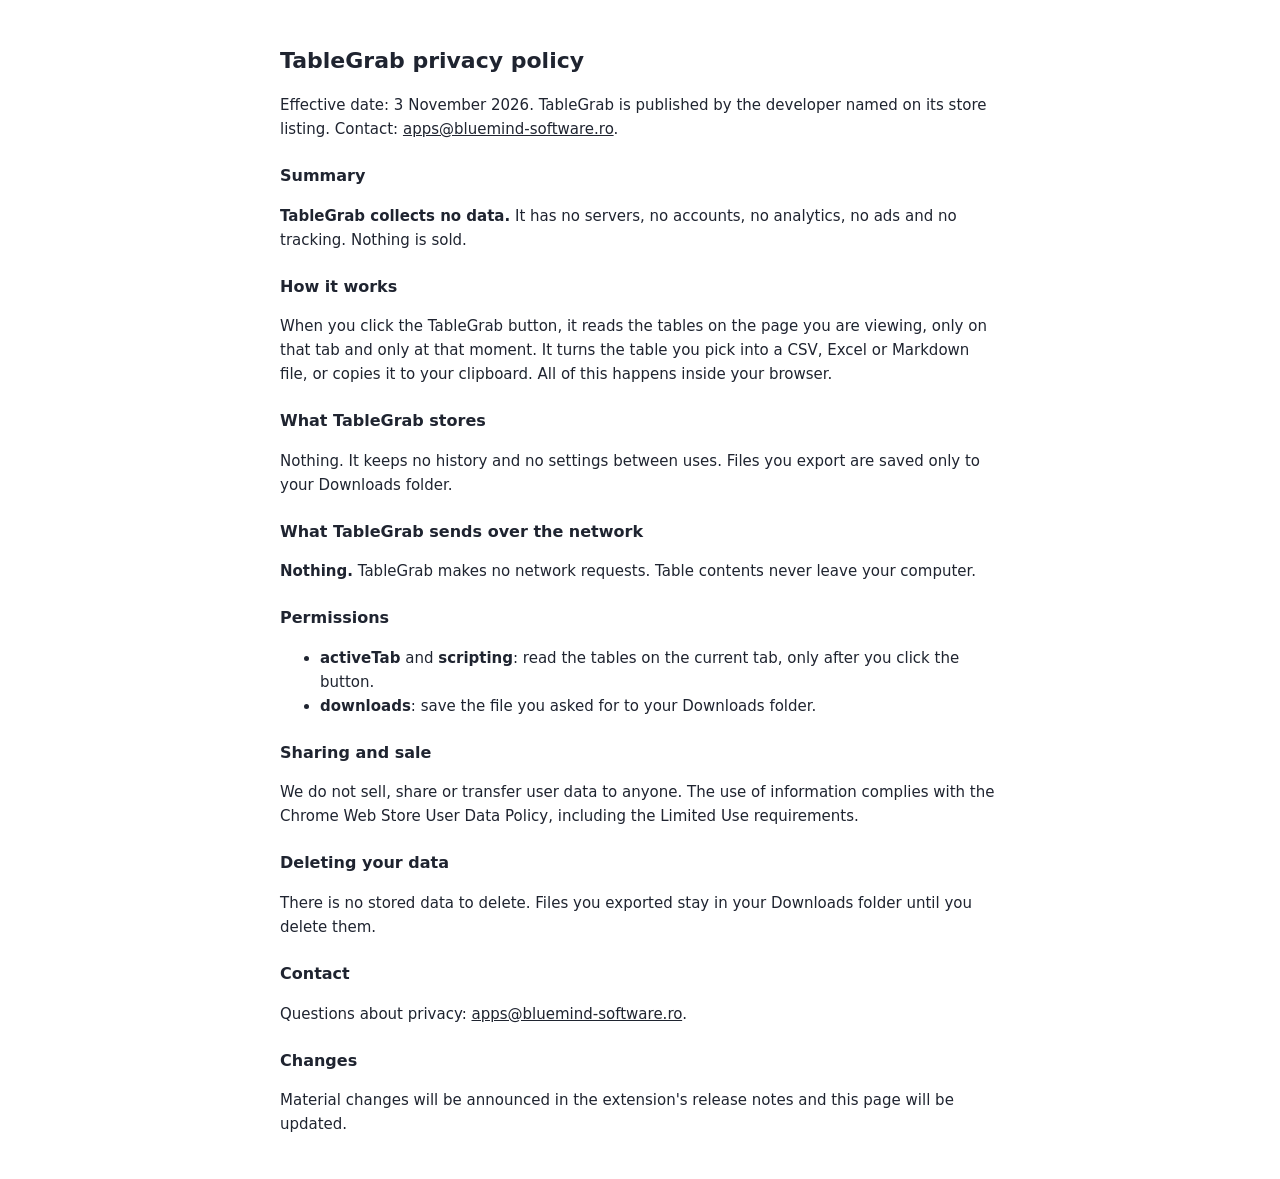
<file: tablegrab-privacy.html>
<!doctype html><html lang="en"><head><meta charset="utf-8"><title>TableGrab privacy policy</title><meta name="viewport" content="width=device-width, initial-scale=1">
<style>:root{font:15px/1.6 system-ui,-apple-system,"Segoe UI",Roboto,Ubuntu,sans-serif;color:#1f2430;background:#fff}@media (prefers-color-scheme:dark){:root{color:#e8eaf0;background:#16181d}}body{max-width:720px;margin:0 auto;padding:28px 20px}h1{font-size:22px}h2{font-size:16px;margin-top:22px}a{color:inherit}</style></head><body>
<h1>TableGrab privacy policy</h1>
<p>Effective date: 3 November 2026. TableGrab is published by the developer named on its store listing. Contact: <a href="mailto:apps@bluemind-software.ro">apps@bluemind-software.ro</a>.</p>
<h2>Summary</h2>
<p><b>TableGrab collects no data.</b> It has no servers, no accounts, no analytics, no ads and no tracking. Nothing is sold.</p>
<h2>How it works</h2>
<p>When you click the TableGrab button, it reads the tables on the page you are viewing, only on that tab and only at that moment. It turns the table you pick into a CSV, Excel or Markdown file, or copies it to your clipboard. All of this happens inside your browser.</p>
<h2>What TableGrab stores</h2>
<p>Nothing. It keeps no history and no settings between uses. Files you export are saved only to your Downloads folder.</p>
<h2>What TableGrab sends over the network</h2>
<p><b>Nothing.</b> TableGrab makes no network requests. Table contents never leave your computer.</p>
<h2>Permissions</h2>
<ul><li><b>activeTab</b> and <b>scripting</b>: read the tables on the current tab, only after you click the button.</li>
<li><b>downloads</b>: save the file you asked for to your Downloads folder.</li></ul>
<h2>Sharing and sale</h2>
<p>We do not sell, share or transfer user data to anyone. The use of information complies with the Chrome Web Store User Data Policy, including the Limited Use requirements.</p>
<h2>Deleting your data</h2>
<p>There is no stored data to delete. Files you exported stay in your Downloads folder until you delete them.</p>
<h2>Contact</h2><p>Questions about privacy: <a href="mailto:apps@bluemind-software.ro">apps@bluemind-software.ro</a>.</p>
<h2>Changes</h2><p>Material changes will be announced in the extension's release notes and this page will be updated.</p>
</body></html>
</file>
<file: site.css>
:root{--fg:#1f2430;--mut:#6b7280;--line:#e7e9ee;--soft:#f5f6f9;--acc:#4f46e5;font:16px/1.6 system-ui,-apple-system,"Segoe UI",Roboto,sans-serif;color:var(--fg);background:#fff}
@media (prefers-color-scheme:dark){:root{--fg:#e8eaf0;--mut:#9aa1ad;--line:#2a2e37;--soft:#1e2128;--acc:#8b85ff;background:#16181d}}
body{margin:0}header,main,footer{max-width:720px;margin:0 auto;padding:16px 20px}header{border-bottom:1px solid var(--line)}
.home{font-weight:600;text-decoration:none;color:var(--fg)}a{color:var(--acc)}h1{font-size:28px;line-height:1.25}h2{font-size:19px;margin-top:28px}
.mut{color:var(--mut);font-size:14px}code,pre{background:var(--soft);border-radius:6px;padding:2px 5px;font-size:14px}pre{padding:12px;overflow:auto}
table{border-collapse:collapse;width:100%}td,th{border:1px solid var(--line);padding:8px;text-align:left;vertical-align:top}
.cta,.card{border:1px solid var(--line);background:var(--soft);border-radius:12px;padding:4px 20px 12px;margin:32px 0}
.btn{display:inline-block;background:var(--acc);color:#fff;text-decoration:none;padding:10px 16px;border-radius:8px;font-weight:600}
footer{border-top:1px solid var(--line);font-size:14px;color:var(--mut)}
</file>
